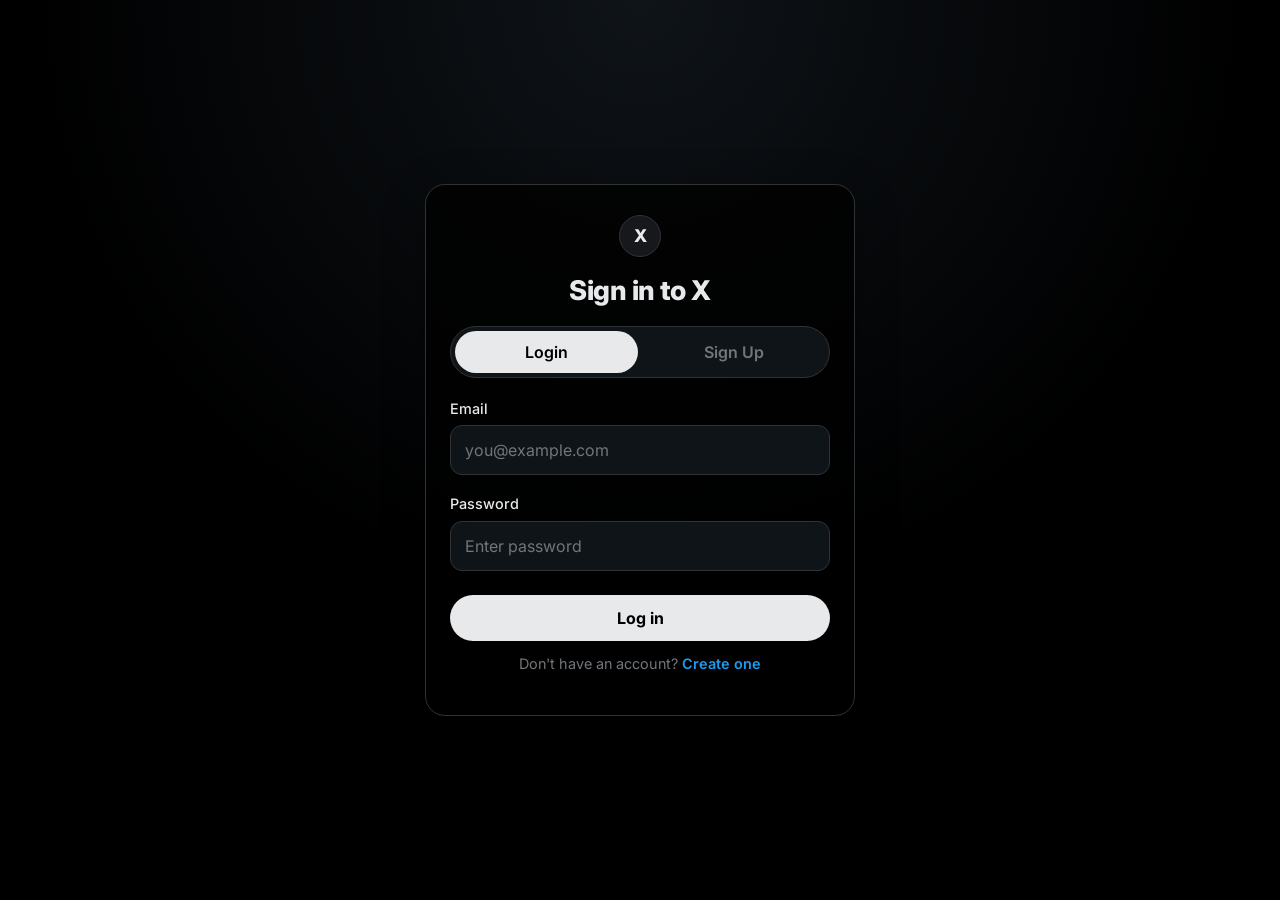
<file: index.html>
<!doctype html>
<html lang="en">
  <head>
    <meta charset="UTF-8" />
    <meta name="viewport" content="width=device-width, initial-scale=1.0" />
    <link
      href="https://cdn.jsdelivr.net/npm/bootstrap@5.3.8/dist/css/bootstrap.min.css"
      rel="stylesheet"
      integrity="sha384-sRIl4kxILFvY47J16cr9ZwB07vP4J8+LH7qKQnuqkuIAvNWLzeN8tE5YBujZqJLB"
      crossorigin="anonymous"
    />
    <link
      href="https://cdn.jsdelivr.net/npm/bootstrap-icons@1.11.3/font/bootstrap-icons.css"
      rel="stylesheet"
    />
    <link
      href="https://fonts.googleapis.com/css2?family=Inter:wght@400;500;600;700;800&display=swap"
      rel="stylesheet"
    />
    <link rel="stylesheet" href="style.css" />
    <link rel="stylesheet" href="responsive.css" />
    <title>X</title>
    <link rel="icon" type="image/png" href="assets/x-favicon.png" />
  </head>

  <body>
    <div
      class="app-shell"
      style="display: flex; justify-content: center; min-height: 100vh"
    >
      <div
        class="app-frame"
        style="display: flex; width: 100%; max-width: 1300px"
      >
        <!-- SIDEBAR SECTION -->
        <aside class="left-sidebar">
          <div class="logo">
            <a href="http://127.0.0.1:5500/index.html">
              <img src="assets/icons/x-logo.svg" alt="twitter logo" />
            </a>
          </div>

          <div class="sidebar-menu">
            <div class="sidebar-item active-nav">
              <a
                href="#"
                class="sidebar-link d-flex align-items-center text-dark text-decoration-none"
                data-section="home"
              >
                <i class="bi bi-house-door fs-4 me-3"></i>
                <span>Home</span>
              </a>
            </div>

            <div class="sidebar-item">
              <a
                href="#"
                class="sidebar-link d-flex align-items-center text-dark text-decoration-none"
                data-section="explore"
              >
                <i class="bi bi-search fs-4 me-3"></i>
                <span>Explore</span>
              </a>
            </div>

            <div class="sidebar-item">
              <a
                href="#"
                class="sidebar-link d-flex align-items-center text-dark text-decoration-none"
                data-section="notifications"
              >
                <i class="bi bi-bell fs-4 me-3"></i>
                <span>Notifications</span>
              </a>
            </div>

            <div class="sidebar-item">
              <a
                href="#"
                class="sidebar-link d-flex align-items-center text-dark text-decoration-none"
                data-section="follow"
              >
                <i class="bi bi-person-add fs-4 me-3"></i>
                <span>Follow</span>
              </a>
            </div>

            <div class="sidebar-item">
              <a
                href="#"
                class="sidebar-link d-flex align-items-center text-dark text-decoration-none"
                data-section="chat"
              >
                <i class="bi bi-envelope fs-4 me-3"></i>
                <span>Chat</span>
              </a>
            </div>

            <div class="sidebar-item">
              <a
                href="#"
                class="sidebar-link d-flex align-items-center text-dark text-decoration-none"
                data-section="grok"
              >
                <img src="assets/icons/grok.svg" width="23" class="me-3" />
                <span>Grok</span>
              </a>
            </div>

            <div class="sidebar-item">
              <a
                href="#"
                class="sidebar-link d-flex align-items-center text-dark text-decoration-none"
                data-section="bookmarks"
              >
                <i class="bi bi-bookmark fs-4 me-3"></i>
                <span>Bookmarks</span>
              </a>
            </div>

            <div class="sidebar-item">
              <a
                href="https://x.com/i/premium_sign_up"
                target="_blank"
                class="d-fex align-items-center text-dark text-decoration-none"
                data-section="premium"
              >
                <img src="assets/icons/x-logo.svg" width="23" class="me-3" />
                <span>Premium</span>
              </a>
            </div>

            <div class="sidebar-item">
              <a
                href="#"
                class="sidebar-link d-flex align-items-center text-dark text-decoration-none"
                data-section="profile"
              >
                <i class="bi bi-person fs-4 me-3"></i>
                <span>Profile</span>
              </a>
            </div>

            <div class="sidebar-item">
              <a
                href="#"
                class="sidebar-link d-flex align-items-center text-dark text-decoration-none"
                data-section="more"
              >
                <i class="bi bi-three-dots fs-4 me-3"></i>
                <span>More</span>
              </a>
            </div>

            <div class="sidebar-item" id="darkModeToggle">
              <a
                href="#"
                class="d-flex align-items-center text-dark text-decoration-none"
              >
                <i class="bi bi-moon fs-4 me-3" id="darkModeIcon"></i>
                <span>Dark Mode</span>
              </a>
            </div>

            <div class="post-button">
              <button class="btn btn-primary post-btn-circle">
                <span class="post-text d-none d-lg-block">Post</span>

                <svg viewBox="0 0 24 24" aria-hidden="true" class="feather-svg">
                  <g>
                    <path
                      d="M23 3c-6.62-.1-10.38 2.421-13.05 6.03C7.29 12.61 6 17.331 6 22h2c0-1.007.07-2.012.19-3H12c4.1 0 7.48-3.082 7.94-7.054C22.79 10.147 23.17 6.359 23 3zm-7 8h-1.5v2H16c.63-.016 1.2-.08 1.72-.188C16.95 15.24 14.68 17 12 17H8.55c.57-2.512 1.57-4.851 3-6.78 2.16-2.912 5.29-4.911 9.45-5.187C20.95 8.079 19.9 11 16 11zM4 9V6H1V4h3V1h2v3h3v2H6v3H4z"
                      fill="currentColor"
                    ></path>
                  </g>
                </svg>
              </button>
            </div>

            <footer>
              <a href="#" class="profile-card text-dark text-decoration-none">
                <div class="profile-left">
                  <div class="avatar" id="sidebarAvatar">L</div>
                  <div class="profile-info">
                    <div class="profile-name" id="sidebarProfileName">
                      Lumina
                    </div>
                    <div class="profile-handle" id="sidebarProfileHandle">
                      @LuthandoPrecio3
                    </div>
                  </div>
                </div>

                <div class="profile-more">
                  <i class="bi bi-three-dots"></i>
                </div>
              </a>
            </footer>
          </div>
        </aside>

        <!-- Main SECTION -->
        <main class="main-content">
          <!-- mobile -->
          <div class="mobile-topbar">
            <div class="mobile-topbar-avatar" id="mobileTopbarAvatar">L</div>
            <img
              src="assets/icons/x-logo.svg"
              alt="X logo"
              class="mobile-topbar-logo"
            />
            <button class="mobile-topbar-action" aria-label="Open settings">
              <i class="bi bi-gear"></i>
            </button>
          </div>

          <!-- HOME -->
          <section id="home" class="content-section active-section">
            <!-- top bar -->
            <div class="feed-header">
              <div class="feed-tabs">
                <div class="tab active">For you</div>
                <div class="tab">Following</div>
              </div>
            </div>

            <!-- post composer -->
            <div class="composer">
              <div class="composer-left">
                <div class="composer-avatar" id="composerAvatar">L</div>
              </div>

              <div class="composer-right">
                <textarea
                  name="tweetInput"
                  class="composer-input"
                  placeholder="What's happening?"
                ></textarea>
                <div
                  id="inlineImagePreview"
                  class="composer-image-preview d-none"
                ></div>
                <input
                  id="inlineImageInput"
                  type="file"
                  accept="image/*"
                  class="d-none"
                />

                <div class="composer-actions">
                  <div class="composer-icons">
                    <button
                      id="inlineImageTrigger"
                      type="button"
                      class="composer-icon-btn"
                      aria-label="Add image"
                    >
                      <i class="bi bi-image" title="Add image"></i>
                    </button>
                    <i class="bi bi-filetype-gif" title="Add GIF"></i>
                    <i class="bi bi-list-ul" title="Poll"></i>
                    <i class="bi bi-emoji-smile" title="Emoji"></i>
                    <i class="bi bi-calendar-event" title="Schedule"></i>
                    <i class="bi bi-geo-alt" title="Location"></i>
                    <i class="bi bi-flag" title="Safety"></i>
                  </div>

                  <div class="tweet-button">
                    <button
                      id="tweetBtn"
                      class="btn btn-secondary rounded-pill px-4 fw-bold"
                    >
                      Post
                    </button>
                  </div>
                </div>
              </div>
            </div>

            <div class="show-posts">
              <a href="#" id="showPostsLink">Show 0 posts</a>
            </div>

            <div class="tweet-feed">
              <div class="tweet-card">
                <div class="tweet-left">
                  <img
                    src="assets/moe.jpg"
                    alt="Profile"
                    class="tweet-avatar"
                  />
                </div>

                <div class="tweet-right">
                  <div class="tweet-top-row">
                    <div class="tweet-user-info">
                      <span class="tweet-name">Minister of Electricity 🇿🇦</span>
                      <i class="bi bi-patch-check-fill verified-badge"></i>
                      <span class="tweet-handle">@VITO_G_Wagon</span>
                      <span class="tweet-dot">·</span>
                      <span class="tweet-time">10h</span>
                    </div>

                    <div class="tweet-top-icons">
                      <img
                        src="assets/icons/grok.svg"
                        alt="Grok"
                        class="tweet-top-grok-icon"
                        title="Grok"
                      />
                      <i class="bi bi-three-dots"></i>
                    </div>
                  </div>

                  <div class="tweet-text">Musa Khawula ?</div>

                  <div class="tweet-media">
                    <img src="assets/kick-bucket.jpg" alt="Tweet image" />
                  </div>

                  <div class="tweet-actions">
                    <div class="tweet-action">
                      <i class="bi bi-chat"></i>
                      <span>44</span>
                    </div>

                    <div class="tweet-action">
                      <i class="bi bi-repeat"></i>
                      <span>23</span>
                    </div>

                    <div class="tweet-action">
                      <i class="bi bi-heart"></i>
                      <span>1.2K</span>
                    </div>

                    <div class="tweet-action">
                      <i class="bi bi-bar-chart"></i>
                      <span>214K</span>
                    </div>

                    <div class="tweet-action-group-right">
                      <i class="bi bi-bookmark"></i>
                      <i class="bi bi-box-arrow-up"></i>
                    </div>
                  </div>
                </div>
              </div>
            </div>
          </section>

          <!-- EXPLORE -->
          <section id="explore" class="content-section">
            <div class="page-header explore-header">
              <div class="explore-search-row">
                <div class="explore-search-wrap">
                  <i class="bi bi-search explore-search-icon"></i>
                  <input
                    type="text"
                    class="explore-search-input"
                    placeholder="Search"
                  />
                </div>
                <button class="explore-settings-btn">
                  <i class="bi bi-gear"></i>
                </button>
              </div>
              <div class="explore-tabs">
                <div class="explore-tab active">For You</div>
                <div class="explore-tab">Trending</div>
                <div class="explore-tab">News</div>
                <div class="explore-tab">Sports</div>
                <div class="explore-tab">Entertainment</div>
              </div>
            </div>

            <!-- Promoted banner -->
            <div class="explore-promoted">
              <div class="explore-promoted-inner">
                <button class="explore-promoted-dots">
                  <i class="bi bi-three-dots"></i>
                </button>
                <div class="explore-promoted-text">
                  <div class="explore-promoted-tag">#BuyGalaxyS26Now</div>
                  <div class="explore-promoted-sub">
                    Get the new Galaxy today and experience the latest tech
                    first
                  </div>
                  <div class="explore-promoted-by">
                    <i class="bi bi-box-arrow-up-right"></i> Promoted by Samsung
                    Mobile SA
                  </div>
                </div>
              </div>
            </div>

            <!-- Today's News -->
            <div class="explore-section-title">Today's News</div>

            <div class="explore-news-item">
              <div class="explore-news-text">
                <h4>
                  Fans Rally Around L'vovo Derrango's Stroke Recovery Journey
                </h4>
                <div class="news-meta-with-images">
                  <div class="mini-avatars">
                    <img src="assets/moe.jpg" alt="avatar" />
                    <img src="assets/moe.jpg" alt="avatar" />
                  </div>
                  <span>17 hours ago · Entertainment · 1.5K posts</span>
                </div>
              </div>
            </div>

            <div class="explore-news-item">
              <div class="explore-news-text">
                <h4>
                  Labour Lawyer Chinette Gallichan Gunned Down Outside
                  Johannesburg CCMA
                </h4>
                <div class="news-meta-with-images">
                  <div class="mini-avatars">
                    <img src="assets/moe.jpg" alt="avatar" />
                    <img src="assets/moe.jpg" alt="avatar" />
                  </div>
                  <span>1 day ago · Other · 29K posts</span>
                </div>
              </div>
            </div>

            <div class="explore-news-item">
              <div class="explore-news-text">
                <h4>
                  Fatal High-Speed Motorcycle Crash Caught on CCTV in Luhansk
                </h4>
                <div class="news-meta-with-images">
                  <div class="mini-avatars">
                    <img src="assets/moe.jpg" alt="avatar" />
                    <img src="assets/moe.jpg" alt="avatar" />
                  </div>
                  <span>1 day ago · Other · 15K posts</span>
                </div>
              </div>
            </div>

            <div class="explore-section-title" style="margin-top: 8px">
              Trending in South Africa
            </div>

            <div class="explore-trend-item">
              <div class="explore-trend-left">
                <div class="explore-trend-meta">Trending in South Africa</div>
                <div class="explore-trend-name">Maboe</div>
                <div class="explore-trend-count">14.2K posts</div>
              </div>
              <button class="explore-trend-dots">
                <i class="bi bi-three-dots"></i>
              </button>
            </div>

            <div class="explore-trend-item">
              <div class="explore-trend-left">
                <div class="explore-trend-meta">Entertainment · Trending</div>
                <div class="explore-trend-name">Carter Efe</div>
                <div class="explore-trend-count">8.9K posts</div>
              </div>
              <button class="explore-trend-dots">
                <i class="bi bi-three-dots"></i>
              </button>
            </div>

            <div class="explore-trend-item">
              <div class="explore-trend-left">
                <div class="explore-trend-meta">Trending in South Africa</div>
                <div class="explore-trend-name">SWEET GULUVA X MXSFESTIVAL</div>
                <div class="explore-trend-count">5.3K posts</div>
              </div>
              <button class="explore-trend-dots">
                <i class="bi bi-three-dots"></i>
              </button>
            </div>

            <div class="explore-trend-item">
              <div class="explore-trend-left">
                <div class="explore-trend-meta">Politics · Trending</div>
                <div class="explore-trend-name">EFF</div>
                <div class="explore-trend-count">22.5K posts</div>
              </div>
              <button class="explore-trend-dots">
                <i class="bi bi-three-dots"></i>
              </button>
            </div>

            <div class="explore-trend-item">
              <div class="explore-trend-left">
                <div class="explore-trend-meta">Sports · Trending</div>
                <div class="explore-trend-name">Thembinkosi Lorch</div>
                <div class="explore-trend-count">2.7K posts</div>
              </div>
              <button class="explore-trend-dots">
                <i class="bi bi-three-dots"></i>
              </button>
            </div>
          </section>

          <!-- NOTIFICATIONS -->
          <section id="notifications" class="content-section">
            <div class="page-header notif-header">
              <div class="notif-header-row">
                <span>Notifications</span>
                <button class="notif-settings-btn">
                  <i class="bi bi-gear"></i>
                </button>
              </div>
              <div class="notif-tabs">
                <div class="notif-tab active" data-notif="all">All</div>
                <div class="notif-tab" data-notif="mentions">Mentions</div>
              </div>
            </div>
            <div class="notif-empty" id="notifAllEmpty">
              <h2>Nothing to see here — yet</h2>
              <p>Likes, follows, reposts and mentions will show up here.</p>
            </div>
            <div class="notif-empty hidden" id="notifMentionsEmpty">
              <h2>Nothing to see here — yet</h2>
              <p>When someone mentions you, you'll find it here.</p>
            </div>
          </section>

          <!-- FOLLOW -->
          <section id="follow" class="content-section">
            <div class="page-header follow-page-header">
              <div class="follow-header-row">
                <button class="follow-back-btn" onclick="navigateTo('home')">
                  <i class="bi bi-arrow-left"></i>
                </button>
                <span>Follow</span>
                <button class="follow-settings-btn">
                  <i class="bi bi-gear"></i>
                </button>
              </div>
              <div class="follow-page-tabs">
                <div class="follow-page-tab active">Who to follow</div>
                <div class="follow-page-tab">Creators for you</div>
              </div>
            </div>

            <div class="follow-page-section-title">Suggested for you</div>

            <div class="follow-page-item">
              <img
                src="assets/amanda.jpg"
                class="follow-page-avatar"
                alt="Amanda"
              />
              <div class="follow-page-info">
                <div class="follow-page-name">
                  Amanda du-Pont
                  <i class="bi bi-patch-check-fill verified-badge"></i>
                </div>
                <div class="follow-page-handle">@AmandaDupont</div>
                <div class="follow-page-bio">
                  ACTRESS | CHILD OF GOD | CEO AND FOUNDER OF
                  <span style="color: #1d9bf0">@lelive_africa</span> SKINCARE
                </div>
              </div>
              <button class="btn follow-btn follow-page-btn">Follow</button>
            </div>

            <div class="follow-page-item">
              <img
                src="assets/tlc.jpg"
                class="follow-page-avatar"
                alt="Tyler"
              />
              <div class="follow-page-info">
                <div class="follow-page-name">
                  T <i class="bi bi-patch-check-fill verified-badge"></i>
                </div>
                <div class="follow-page-handle">@tylerthecreator</div>
              </div>
              <button class="btn follow-btn follow-page-btn">Follow</button>
            </div>

            <div class="follow-page-item">
              <img
                src="assets/lilbaby.jpg"
                class="follow-page-avatar"
                alt="Lil Baby"
              />
              <div class="follow-page-info">
                <div class="follow-page-name">
                  Lil Baby <i class="bi bi-patch-check-fill verified-badge"></i>
                </div>
                <div class="follow-page-handle">@whamcbfw4</div>
                <div class="follow-page-bio">THE KIDD</div>
              </div>
              <button class="btn follow-btn follow-page-btn">Follow</button>
            </div>

            <div class="follow-page-item">
              <img
                src="assets/taylorswift.jpg"
                class="follow-page-avatar"
                alt="Taylor Swift"
              />
              <div class="follow-page-info">
                <div class="follow-page-name">
                  Taylor Swift
                  <i class="bi bi-patch-check-fill verified-badge"></i>
                </div>
                <div class="follow-page-handle">@taylorswift13</div>
                <div class="follow-page-bio">
                  And, baby, that's show business for you. New album The Life of
                  a Showgirl. Available Now 🎁
                </div>
              </div>
              <button class="btn follow-btn follow-page-btn">Follow</button>
            </div>

            <div class="follow-page-item">
              <img
                src="assets/dmc.jpg"
                class="follow-page-avatar"
                alt="Daily Mail"
              />
              <div class="follow-page-info">
                <div class="follow-page-name">
                  Daily Mail Celebrity
                  <i
                    class="bi bi-patch-check-fill"
                    style="color: #f4a926; font-size: 0.9rem"
                  ></i>
                </div>
                <div class="follow-page-handle">@DailyMailCeleb</div>
                <div class="follow-page-bio">
                  Latest celeb and entertainment news from the Daily Mail
                  Showbiz team.
                </div>
              </div>
              <button class="btn follow-btn follow-page-btn">Follow</button>
            </div>

            <div class="follow-page-item">
              <img
                src="assets/ayra.jpg"
                class="follow-page-avatar"
                alt="Ayra Starr"
              />
              <div class="follow-page-info">
                <div class="follow-page-name">
                  Celestial being
                  <i class="bi bi-patch-check-fill verified-badge"></i>
                </div>
                <div class="follow-page-handle">@ayrastarr</div>
                <div class="follow-page-bio">Celestial being 🌟⭐</div>
              </div>
              <button class="btn follow-btn follow-page-btn">Follow</button>
            </div>

            <div class="follow-page-item">
              <img
                src="assets/tlc.jpg"
                class="follow-page-avatar"
                alt="Tyler"
              />
              <div class="follow-page-info">
                <div class="follow-page-name">
                  T <i class="bi bi-patch-check-fill verified-badge"></i>
                </div>
                <div class="follow-page-handle">@tylerthecreator</div>
              </div>
              <button class="btn follow-btn follow-page-btn">Follow</button>
            </div>

            <div class="follow-page-item">
              <img
                src="assets/lilbaby.jpg"
                class="follow-page-avatar"
                alt="Lil Baby"
              />
              <div class="follow-page-info">
                <div class="follow-page-name">
                  Lil Baby <i class="bi bi-patch-check-fill verified-badge"></i>
                </div>
                <div class="follow-page-handle">@whamcbfw4</div>
                <div class="follow-page-bio">THE KIDD</div>
              </div>
              <button class="btn follow-btn follow-page-btn">Follow</button>
            </div>

            <div class="follow-page-item">
              <img
                src="assets/taylorswift.jpg"
                class="follow-page-avatar"
                alt="Taylor Swift"
              />
              <div class="follow-page-info">
                <div class="follow-page-name">
                  Taylor Swift
                  <i class="bi bi-patch-check-fill verified-badge"></i>
                </div>
                <div class="follow-page-handle">@taylorswift13</div>
                <div class="follow-page-bio">
                  And, baby, that's show business for you. New album The Life of
                  a Showgirl. Available Now 🎁
                </div>
              </div>
              <button class="btn follow-btn follow-page-btn">Follow</button>
            </div>

            <div class="follow-page-item">
              <img
                src="assets/dmc.jpg"
                class="follow-page-avatar"
                alt="Daily Mail"
              />
              <div class="follow-page-info">
                <div class="follow-page-name">
                  Daily Mail Celebrity
                  <i
                    class="bi bi-patch-check-fill"
                    style="color: #f4a926; font-size: 0.9rem"
                  ></i>
                </div>
                <div class="follow-page-handle">@DailyMailCeleb</div>
                <div class="follow-page-bio">
                  Latest celeb and entertainment news from the Daily Mail
                  Showbiz team.
                </div>
              </div>
              <button class="btn follow-btn follow-page-btn">Follow</button>
            </div>

            <div class="follow-page-item">
              <img
                src="assets/ayra.jpg"
                class="follow-page-avatar"
                alt="Ayra Starr"
              />
              <div class="follow-page-info">
                <div class="follow-page-name">
                  Celestial being
                  <i class="bi bi-patch-check-fill verified-badge"></i>
                </div>
                <div class="follow-page-handle">@ayrastarr</div>
                <div class="follow-page-bio">Celestial being 🌟⭐</div>
              </div>
              <button class="btn follow-btn follow-page-btn">Follow</button>
            </div>
          </section>

          <!-- CHAT -->
          <section id="chat" class="content-section">
            <div class="chat-welcome">
              <div class="chat-welcome-content">
                <h2>Welcome to the new X Chat</h2>
                <div class="chat-feature">
                  <i class="bi bi-lock"></i>
                  <div>
                    <div class="chat-feature-title">End-to-End Encryption</div>
                    <div class="chat-feature-desc">
                      Messages are end-to-end encrypted across all your devices.
                    </div>
                  </div>
                </div>
                <div class="chat-feature">
                  <i class="bi bi-shield-check"></i>
                  <div>
                    <div class="chat-feature-title">
                      State-of-the-Art Privacy
                    </div>
                    <div class="chat-feature-desc">
                      There's no way for anyone, including X, to read your
                      messages.
                    </div>
                  </div>
                </div>
                <div class="chat-feature">
                  <i class="bi bi-grid-3x3"></i>
                  <div>
                    <div class="chat-feature-title">Set Passcode</div>
                    <div class="chat-feature-desc">
                      In order to secure your messages, you'll need to set up a
                      passcode.
                    </div>
                  </div>
                </div>
                <button class="chat-passcode-btn">Create Passcode</button>
              </div>
            </div>
          </section>

          <!-- GROK -->
          <section id="grok" class="content-section">
            <div class="grok-topbar">
              <button class="grok-topbar-btn">
                <i class="bi bi-clock-history"></i> History
              </button>
              <button class="grok-topbar-btn">
                <i class="bi bi-lock"></i> Private
              </button>
            </div>
            <div class="grok-body">
              <div class="grok-logo">
                <img
                  src="assets/icons/grok.svg"
                  alt="Grok"
                  style="width: 2rem; height: 2rem; filter: invert(1)"
                />
                <span>Grok</span>
              </div>
              <div class="grok-input-wrap">
                <button class="grok-attach-btn">
                  <i class="bi bi-paperclip"></i>
                </button>
                <input
                  type="text"
                  class="grok-input"
                  placeholder="Ask anything"
                />
                <div class="grok-input-right">
                  <span class="grok-auto"
                    >Auto <i class="bi bi-chevron-down"></i
                  ></span>
                  <button class="grok-mic-btn">
                    <i class="bi bi-soundwave"></i>
                  </button>
                </div>
              </div>
              <div class="grok-chips">
                <button class="grok-chip">
                  <i class="bi bi-images"></i> Create Images
                </button>
                <button class="grok-chip">
                  <i class="bi bi-pencil"></i> Edit Image
                </button>
                <button class="grok-chip">
                  <i class="bi bi-newspaper"></i> Latest News
                </button>
              </div>
            </div>
            <div class="grok-explore-banner">
              <div class="grok-explore-left">
                <i
                  class="bi bi-soundwave"
                  style="font-size: 1.2rem; color: #0f1419"
                ></i>
                <div>
                  <div class="grok-explore-title">Talk to Grok</div>
                  <div class="grok-explore-sub">
                    Get access to more features on grok.com
                  </div>
                </div>
              </div>
              <button class="grok-explore-btn">Explore</button>
            </div>
          </section>

          <!-- BOOKMARKS -->
          <section id="bookmarks" class="content-section">
            <div class="page-header bookmarks-header">
              <div class="bookmarks-header-row">
                <button class="follow-back-btn" onclick="navigateTo('home')">
                  <i class="bi bi-arrow-left"></i>
                </button>
                <span>Bookmarks</span>
              </div>
              <div class="bookmarks-search-wrap">
                <i class="bi bi-search"></i>
                <input
                  type="text"
                  placeholder="Search Bookmarks"
                  class="bookmarks-search-input"
                />
              </div>
            </div>
            <div class="bookmarks-empty" id="bookmarksEmpty">
              <h2>Save posts for later</h2>
              <p>Bookmark posts to easily find them again in the future.</p>
            </div>
            <div id="bookmarksFeed" class="tweet-feed"></div>
          </section>

          <!-- PROFILE -->
          <section id="profile" class="content-section">
            <div class="page-header profile-header">
              <div class="profile-header-row">
                <button class="follow-back-btn" onclick="navigateTo('home')">
                  <i class="bi bi-arrow-left"></i>
                </button>
                <div>
                  <div
                    style="
                      font-size: 1.1rem;
                      font-weight: 800;
                      line-height: 1.2;
                    "
                    id="profileHeaderName"
                  >
                    Lumina
                  </div>
                  <div
                    style="font-size: 0.82rem; color: #536471"
                    id="profilePostCount"
                  >
                    0 posts
                  </div>
                </div>
                <button class="notif-settings-btn">
                  <i class="bi bi-search"></i>
                </button>
              </div>
            </div>
            <div class="profile-banner"></div>
            <div class="profile-info-section">
              <div class="profile-avatar-row">
                <div class="profile-big-avatar" id="profileBigAvatar">L</div>
                <button class="profile-edit-btn">Edit profile</button>
              </div>
              <div class="profile-name-block">
                <div class="profile-display-name" id="profileDisplayName">
                  Lumina
                  <button class="profile-verify-badge">
                    <i
                      class="bi bi-patch-check-fill"
                      style="color: #1d9bf0; font-size: 0.9rem"
                    ></i>
                    Get verified
                  </button>
                </div>
                <div class="profile-at-handle" id="profileAtHandle">
                  @LuthandoPrecio3
                </div>
                <div class="profile-joined">
                  <i class="bi bi-calendar3"></i> Joined October 2021
                  <i class="bi bi-chevron-right" style="font-size: 0.7rem"></i>
                </div>
                <div class="profile-stats">
                  <span><strong>26</strong> Following</span>
                  <span><strong>0</strong> Followers</span>
                </div>
              </div>
            </div>
            <div class="profile-content-tabs">
              <div class="profile-tab active">Posts</div>
              <div class="profile-tab">Replies</div>
              <div class="profile-tab">Highlights</div>
              <div class="profile-tab">Articles</div>
              <div class="profile-tab">Media</div>
              <div class="profile-tab">Likes</div>
            </div>
            <div id="profileFeed" class="tweet-feed"></div>
            <div class="profile-empty" id="profileEmpty">
              <h3>No posts yet</h3>
              <p>When you post, it'll show up here.</p>
            </div>
          </section>

          <!-- MORE -->
          <section id="more" class="content-section">
            <div
              class="page-header"
              style="
                padding: 16px 20px;
                font-size: 1.15rem;
                font-weight: 800;
                border-bottom: 1px solid #eff3f4;
              "
            >
              More
            </div>
            <div class="more-list">
              <div class="more-item"><i class="bi bi-list-ul"></i> Lists</div>
              <div class="more-item">
                <i class="bi bi-people"></i> Communities
              </div>
              <div class="more-item">
                <i class="bi bi-broadcast"></i> Spaces
              </div>
              <div class="more-item">
                <i class="bi bi-bar-chart"></i> Creator Studio
              </div>
              <div class="more-item">
                <i class="bi bi-person-badge"></i> Professional Tools
              </div>
              <div class="more-item more-item-divider">
                <i class="bi bi-gear"></i> Settings and privacy
              </div>
              <div class="more-item">
                <i class="bi bi-question-circle"></i> Help Center
              </div>
              <div class="more-item">
                <i class="bi bi-keyboard"></i> Keyboard shortcuts
              </div>
            </div>
          </section>
        </main>

        <!-- Right SECTION -->
        <section class="right-sidebar">
          <div class="right-sidebar-inner">
            <!-- Search -->
            <div class="search-box">
              <i class="bi bi-search search-icon"></i>
              <input type="text" placeholder="Search" />
            </div>

            <!-- Premium card -->
            <div class="sidebar-card premium-card">
              <div class="premium-top">
                <h3>Subscribe to Premium</h3>
                <span class="discount-badge">50% off</span>
              </div>
              <p>
                Get rid of ads, see your analytics, boost your replies and
                unlock 20+ features.
              </p>
              <button class="btn subscribe-btn" id="subscribeBtn">
                Subscribe
              </button>
            </div>

            <!-- Today's News -->
            <div class="sidebar-card news-card">
              <div class="card-header-row">
                <h3>Today's News</h3>
                <i class="bi bi-x-lg"></i>
              </div>

              <div class="news-item">
                <h4>Doja Cat's Emotional Homecoming Concert in South Africa</h4>
                <div class="news-meta-with-images">
                  <div class="mini-avatars">
                    <img src="assets/moe.jpg" alt="avatar" />
                    <img src="assets/dojacat.jpg" alt="avatar" />
                  </div>
                  <span>6 hours ago · Entertainment · 4,426 posts</span>
                </div>
              </div>

              <div class="news-item">
                <h4>
                  Thembinkosi Lorch's Thobe Photo Highlights Career Revival and
                  New Style
                </h4>
                <div class="news-meta-with-images">
                  <div class="mini-avatars">
                    <img src="assets/moe.jpg" alt="avatar" />
                    <img src="assets/lorch.jpg" alt="avatar" />
                  </div>
                  <span>1 day ago · Sports · 2,717 posts</span>
                </div>
              </div>

              <div class="news-item">
                <h4>
                  EFF Launches Voter Registration Drive at Vibrant Johannesburg
                  Rally
                </h4>
                <div class="news-meta-with-images">
                  <div class="mini-avatars">
                    <img src="assets/moe.jpg" alt="avatar" />
                    <img src="assets/eff.jpg" alt="avatar" />
                  </div>
                  <span>1 day ago · News · 22.5K posts</span>
                </div>
              </div>
            </div>

            <!-- What's happening -->
            <div class="sidebar-card happenings-card">
              <h3>What’s happening</h3>

              <div class="trend-item promoted-item">
                <div class="trend-top-row">
                  <h4>Corona Sunsets Festival</h4>
                  <i class="bi bi-three-dots"></i>
                </div>
                <p>Celebrating the golden moments that define the day!</p>
                <div class="promoted-by">
                  <i class="bi bi-box-arrow-up-right"></i>
                  <span>Promoted by CoronaAfrica</span>
                </div>
              </div>

              <div class="trend-item">
                <div class="trend-meta-row">
                  <span>Entertainment · Trending</span>
                  <i class="bi bi-three-dots"></i>
                </div>
                <h4>Carter Efe</h4>
              </div>

              <div class="trend-item">
                <div class="trend-meta-row">
                  <span>Trending in South Africa</span>
                  <i class="bi bi-three-dots"></i>
                </div>
                <h4>SWEET GULUVA X MXSFESTIVAL</h4>
              </div>

              <div class="trend-item">
                <div class="trend-meta-row">
                  <span>Trending in South Africa</span>
                  <i class="bi bi-three-dots"></i>
                </div>
                <h4>Maboe</h4>
              </div>

              <a href="#" class="show-more-link">Show more</a>
            </div>

            <!-- Who to follow -->
            <div class="sidebar-card follow-card">
              <h3>Who to follow</h3>

              <div class="follow-item">
                <div class="follow-left">
                  <img src="assets/fatbelly.jpeg" alt="Erykah" />
                  <div class="follow-info">
                    <div class="follow-name">
                      ErykahBadoula
                      <i class="bi bi-patch-check-fill verified-badge"></i>
                    </div>
                    <div class="follow-handle">@fatbellybella</div>
                  </div>
                </div>
                <button class="btn follow-btn">Follow</button>
              </div>

              <div class="follow-item">
                <div class="follow-left">
                  <img src="assets/d23.jpg" alt="Disney D23" />
                  <div class="follow-info">
                    <div class="follow-name">Disney D23</div>
                    <div class="follow-handle">@DisneyD23</div>
                  </div>
                </div>
                <button class="btn follow-btn">Follow</button>
              </div>

              <div class="follow-item">
                <div class="follow-left">
                  <img src="assets/tems.jpg" alt="TEMS" />
                  <div class="follow-info">
                    <div class="follow-name">
                      TEMS <i class="bi bi-patch-check-fill verified-badge"></i>
                    </div>
                    <div class="follow-handle">@temsbaby</div>
                  </div>
                </div>
                <button class="btn follow-btn">Follow</button>
              </div>

              <a href="#" class="show-more-link">Show more</a>
            </div>

            <!-- Footer links -->
            <div class="right-sidebar-footer">
              <a href="https://x.com/en/tos" target="_blank"
                >Terms of Service |</a
              >
              <a href="https://x.com/en/privacy" target="_blank"
                >Privacy Policy |</a
              >
              <a
                href="https://help.x.com/en/rules-and-policies/x-cookies"
                target="_blank"
                >Cookie Policy |</a
              >
              <a
                href="https://help.x.com/en/resources/accessibility"
                target="_blank"
                >Accessibility |</a
              >
              <a
                href="https://business.x.com/en/help/troubleshooting/how-x-ads-work"
                target="_blank"
                >Ads info |</a
              >
              <a href="#" target="_blank">More ...</a>
              <span>© 2026 X Corp.</span>
            </div>
          </div>
        </section>
      </div>
    </div>

    <button
      id="mobileComposeBtn"
      class="mobile-compose-fab"
      type="button"
      aria-label="Compose post"
    >
      <i class="bi bi-plus-lg"></i>
    </button>

    <nav class="mobile-bottom-nav" aria-label="Mobile navigation">
      <button
        class="mobile-nav-link active"
        data-section="home"
        aria-label="Home"
      >
        <i class="bi bi-house-door-fill"></i>
      </button>
      <button
        class="mobile-nav-link"
        data-section="explore"
        aria-label="Explore"
      >
        <i class="bi bi-search"></i>
      </button>
      <button
        class="mobile-nav-link mobile-theme-toggle"
        data-action="toggle-theme"
        aria-label="Toggle dark mode"
      >
        <i class="bi bi-moon"></i>
      </button>
      <button
        class="mobile-nav-link"
        data-section="notifications"
        aria-label="Notifications"
      >
        <i class="bi bi-bell"></i>
      </button>
      <button class="mobile-nav-link" data-section="chat" aria-label="Messages">
        <i class="bi bi-envelope"></i>
      </button>
    </nav>

    <script
      src="https://cdn.jsdelivr.net/npm/bootstrap@5.3.8/dist/js/bootstrap.bundle.min.js"
      integrity="sha384-FKyoEForCGlyvwx9Hj09JcYn3nv7wiPVlz7YYwJrWVcXK/BmnVDxM+D2scQbITxI"
      crossorigin="anonymous"
    ></script>
    <script src="auth.js"></script>
    <script src="sidebar.js"></script>
    <script src="main.js"></script>
    <script src="trends.js"></script>
  </body>
</html>
</file>
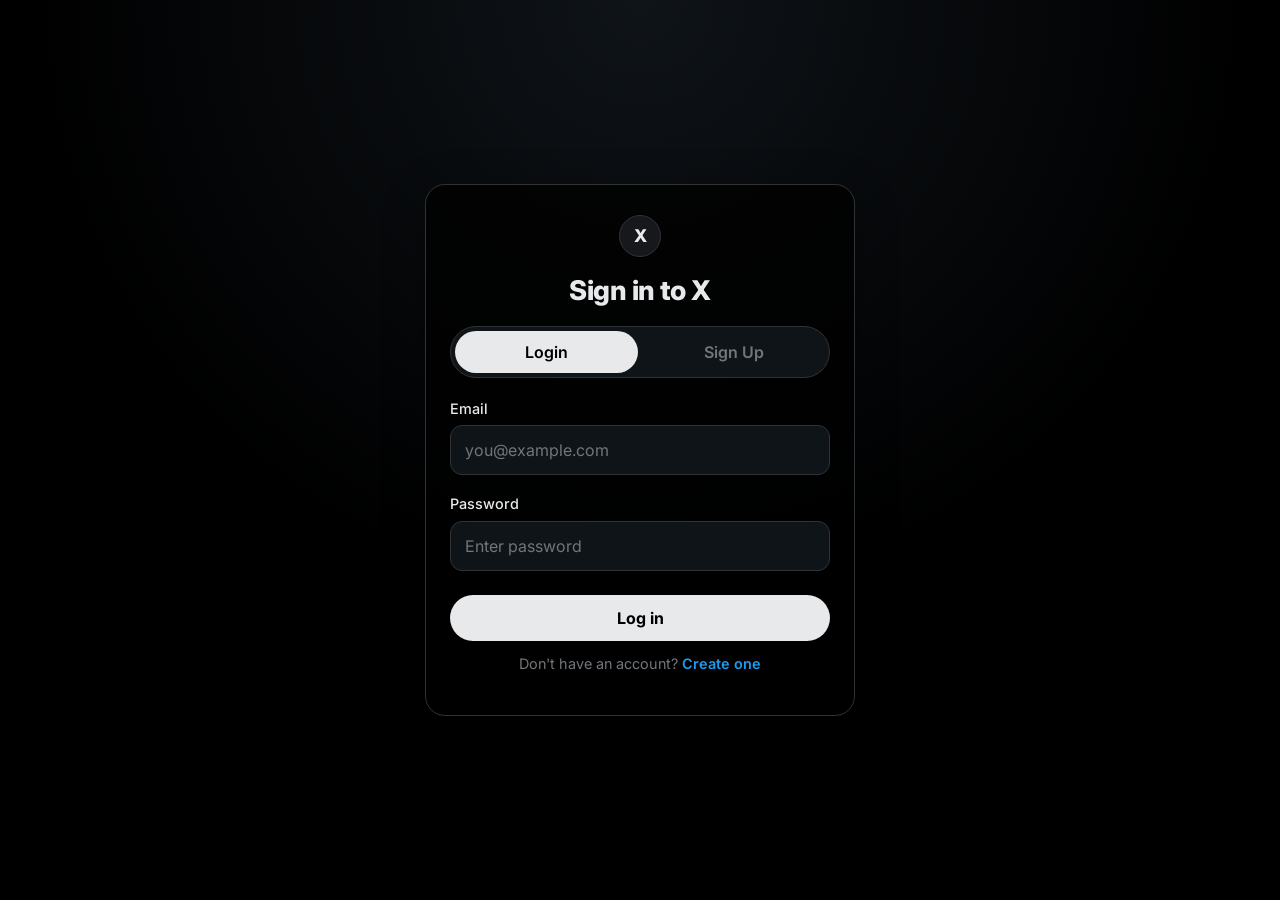
<file: login.html>
<!DOCTYPE html>
<html lang="en">

<head>
  <meta charset="UTF-8">
  <meta name="viewport" content="width=device-width, initial-scale=1.0">
  <title>X Clone | Login</title>
  <link href="https://cdn.jsdelivr.net/npm/bootstrap@5.3.8/dist/css/bootstrap.min.css" rel="stylesheet"
    integrity="sha384-sRIl4kxILFvY47J16cr9ZwB07vP4J8+LH7qKQnuqkuIAvNWLzeN8tE5YBujZqJLB" crossorigin="anonymous">
  <link href="https://fonts.googleapis.com/css2?family=Inter:wght@400;500;600;700;800&display=swap" rel="stylesheet">
  <link rel="stylesheet" href="login.css">
</head>

<body>
  <main class="auth-shell">
    <div class="x-mark">X</div>
    <h1 id="authTitle" class="auth-title">Sign in to X</h1>

    <div class="auth-toggle">
      <button id="loginToggle" class="toggle-btn active" type="button">Login</button>
      <button id="signupToggle" class="toggle-btn" type="button">Sign Up</button>
    </div>

    <div id="messageBox" class="message-box"></div>

    <form id="authForm" novalidate>
      <div class="mb-3">
        <label class="form-label" for="emailInput">Email</label>
        <input id="emailInput" type="email" class="form-control" placeholder="you@example.com" required>
      </div>
      <div class="mb-4">
        <label class="form-label" for="passwordInput">Password</label>
        <input id="passwordInput" type="password" class="form-control" placeholder="Enter password" required>
      </div>
      <button id="submitBtn" type="submit" class="btn-auth">Log in</button>
    </form>

    <p class="auth-helper">
      <span id="helperText">Don't have an account?</span>
      <button id="helperToggle" type="button">Create one</button>
    </p>
  </main>

  <script src="login.js"></script>
</body>

</html>
</file>
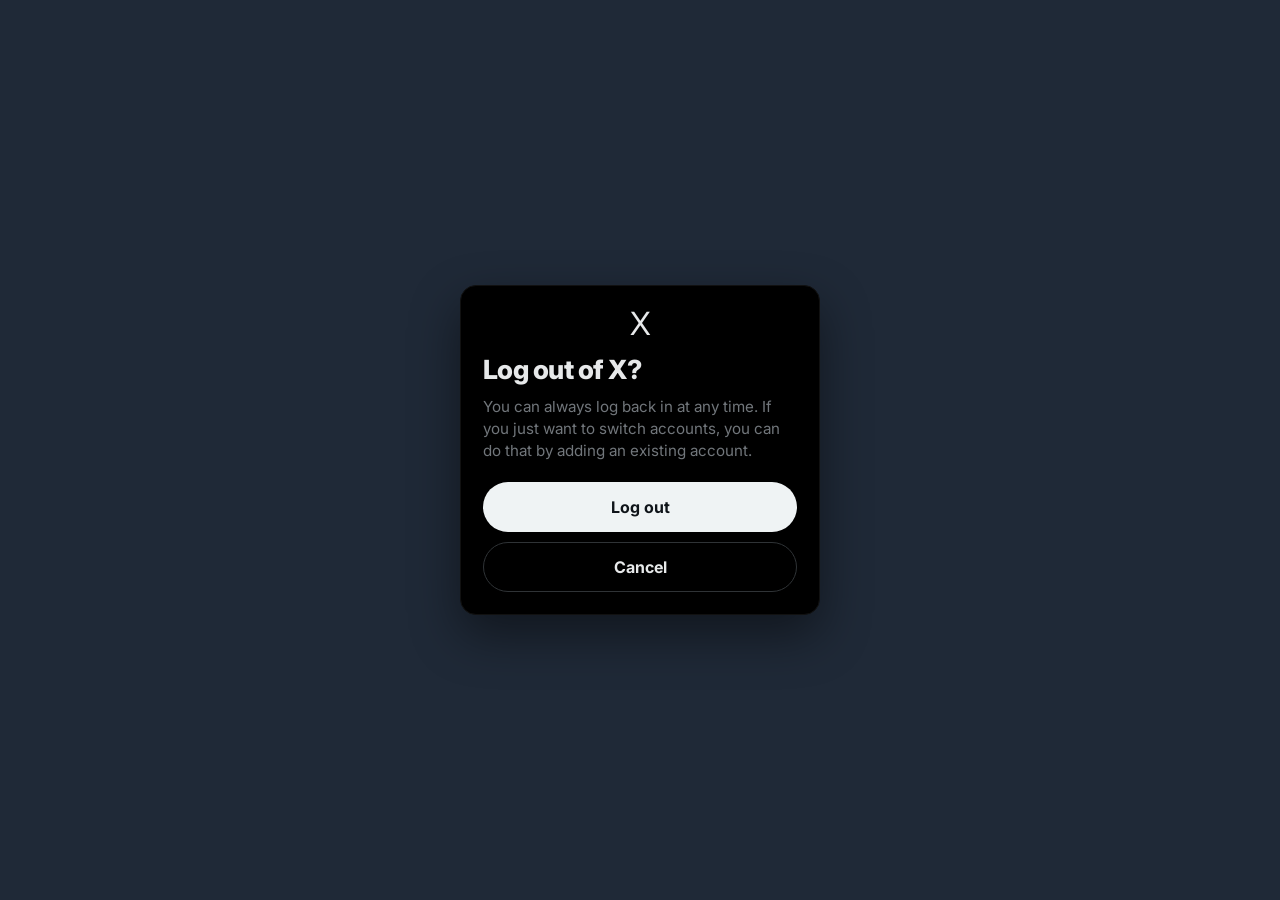
<file: logout.html>
<!DOCTYPE html>
<html lang="en">

<head>
  <meta charset="UTF-8">
  <meta name="viewport" content="width=device-width, initial-scale=1.0">
  <title>Log out of X</title>
  <link href="https://cdn.jsdelivr.net/npm/bootstrap@5.3.8/dist/css/bootstrap.min.css" rel="stylesheet"
    integrity="sha384-sRIl4kxILFvY47J16cr9ZwB07vP4J8+LH7qKQnuqkuIAvNWLzeN8tE5YBujZqJLB" crossorigin="anonymous">
  <link href="https://fonts.googleapis.com/css2?family=Inter:wght@400;500;600;700;800&display=swap" rel="stylesheet">
  <link rel="stylesheet" href="logout.css">
</head>

<body>
  <main class="logout-card">
    <div class="x-logo">X</div>
    <h1>Log out of X?</h1>
    <p>
      You can always log back in at any time. If you just want to switch accounts,
      you can do that by adding an existing account.
    </p>
    <button id="confirmLogoutBtn" class="logout-btn" type="button">Log out</button>
    <button id="cancelLogoutBtn" class="cancel-btn" type="button">Cancel</button>
  </main>

  <script>
    const AUTH_SESSION_KEY = "twitterCloneSession";

    document.getElementById("confirmLogoutBtn").addEventListener("click", function () {
      localStorage.removeItem(AUTH_SESSION_KEY);
      window.location.href = "login.html";
    });

    document.getElementById("cancelLogoutBtn").addEventListener("click", function () {
      window.location.href = "index.html";
    });
  </script>
</body>

</html>
</file>
<file: style.css>
@import url('https://fonts.googleapis.com/css2?family=Roboto:ital,wght@0,100..900;1,100..900&display=swap');

:root {
    --bg-primary:       #ffffff;
    --bg-secondary:     #f7f9f9;
    --bg-hover:         #e7e7e7;
    --bg-input:         #eff3f4;
    --bg-active-news:   #e8ebed;

    --text-primary:     #0f1419;
    --text-secondary:   #536471;
    --text-white:       #ffffff;

    --border-color:     #e6ecf0;
    --border-light:     #eff3f4;

    --feed-header-bg:   rgba(255, 255, 255, 0.95);
    --page-header-bg:   rgba(255, 255, 255, 0.95);
    --search-focus-bg:  #ffffff;

    --blue:             #1d9bf0;
    --blue-hover:       #1a8cd8;
    --green-avatar:     #7cb342;
    --follow-btn-bg:    #0f1419;
    --follow-btn-hover: #272c30;
}

[data-theme="dark"] {
    --bg-primary:       #000000;
    --bg-secondary:     #16181c;
    --bg-hover:         #1d1f23;
    --bg-input:         #202327;
    --bg-active-news:   #1d1f23;

    --text-primary:     #e7e9ea;
    --text-secondary:   #71767b;
    --text-white:       #ffffff;

    --border-color:     #2f3336;
    --border-light:     #2f3336;

    --feed-header-bg:   rgba(0, 0, 0, 0.85);
    --page-header-bg:   rgba(0, 0, 0, 0.85);
    --search-focus-bg:  #000000;

    --blue:             #1d9bf0;
    --blue-hover:       #1a8cd8;
    --green-avatar:     #7cb342;
    --follow-btn-bg:    #e7e9ea;
    --follow-btn-hover: #cfd3d6;
}

/* ═══════════════════════════════════════════════
   GLOBAL
═══════════════════════════════════════════════ */
* {
    margin: 0;
    padding: 0;
    box-sizing: border-box;
    font-family: "Roboto", sans-serif;
}

body {
    background-color: var(--bg-primary);
    color: var(--text-primary);
    min-height: 100vh;
    transition: background-color 0.3s ease, color 0.3s ease;
}

/* ═══════════════════════════════════════════════
   LEFT SIDEBAR
═══════════════════════════════════════════════ */
.left-sidebar {
    height: 100vh;
    position: sticky;
    top: 0;
    font-weight: 450;
    padding-left: 12px;
    padding-right: 12px;
    width: 275px;
    display: flex;
    flex-direction: column;
}

.sidebar-menu {
    display: flex;
    flex-direction: column;
    flex: 1;
}

.logo {
    width: 52px;
    height: 52px;
    display: flex;
    align-items: center;
    justify-content: flex-start;
    padding-left: 12px;
    margin-bottom: 4px;
    border-radius: 999px;
    transition: background-color 0.2s;
    cursor: pointer;
}

.logo:hover {
    background-color: var(--bg-hover);
}

.logo img {
    width: 28px;
    height: 28px;
}

[data-theme="dark"] .logo img {
    filter: invert(1);
}

/* Grok and Premium use SVG <img> tags — invert them in dark mode so they turn white */
[data-theme="dark"] .sidebar-item a img {
    filter: invert(1);
}

.sidebar-item {
    margin-bottom: 2px;
}

.sidebar-item a {
    display: flex;
    align-items: center;
    padding: 10px 12px;
    border-radius: 999px;
    font-size: 1.25rem;
    transition: background-color 0.2s;
    gap: 16px;
    width: fit-content;
    color: var(--text-primary);
    text-decoration: none;
}

.sidebar-link,
.sidebar-link span,
.sidebar-link i {
    color: var(--text-primary) !important;
}

.sidebar-item a:hover {
    background-color: var(--bg-hover);
    color: var(--text-primary);
}

[data-theme="dark"] .sidebar-link,
[data-theme="dark"] .sidebar-item a,
[data-theme="dark"] .sidebar-item a span,
[data-theme="dark"] .sidebar-item a i,
[data-theme="dark"] .sidebar-item a.text-dark {
    color: var(--text-primary) !important;
}

.sidebar-item a i,
.sidebar-item a img {
    width: 26px;
    height: 26px;
    display: flex;
    align-items: center;
    justify-content: center;
    flex-shrink: 0;
    font-size: 1.4rem;
    line-height: 1;
}

.sidebar-item a span {
    font-size: 1.2rem;
    font-weight: 400;
}

.sidebar-item.active-nav a span {
    font-weight: 700;
}

.post-button {
    margin-top: 16px;
    margin-bottom: 4px;
    padding: 0 8px;
}

.post-button button {
    width: 100%;
    border-radius: 999px;
    font-weight: bold;
    padding: 14px;
    background-color: var(--blue);
    color: var(--text-white);
    border: none;
    font-size: 1.05rem;
    cursor: pointer;
    transition: background-color 0.2s;
}

.post-button button:hover {
    background-color: var(--blue-hover);
}

footer {
    margin-top: auto;
    padding-bottom: 12px;
}

.profile-card {
    display: flex;
    align-items: center;
    justify-content: space-between;
    padding: 10px 12px;
    border-radius: 999px;
    transition: background-color 0.2s;
    width: 100%;
    color: var(--text-primary);
    text-decoration: none;
}

.profile-card:hover {
    background-color: var(--bg-hover);
    color: var(--text-primary);
}

.profile-left {
    display: flex;
    align-items: center;
    gap: 12px;
}

.avatar {
    width: 40px;
    height: 40px;
    border-radius: 50%;
    background-color: var(--green-avatar);
    color: var(--text-white);
    display: flex;
    align-items: center;
    justify-content: center;
    font-size: 1.4rem;
    flex-shrink: 0;
}

.profile-name {
    font-weight: 700;
    font-size: 1rem;
    line-height: 1.2;
    color: var(--text-primary);
}

.profile-handle {
    color: var(--text-secondary);
    font-size: 0.95rem;
    line-height: 1.2;
}

/* ═══════════════════════════════════════════════
   MAIN CONTENT
═══════════════════════════════════════════════ */
.main-content {
    min-height: 100vh;
    border-left: 1px solid var(--border-color);
    border-right: 1px solid var(--border-color);
    background-color: var(--bg-primary);
    width: 600px;
    min-width: 600px;
    flex: 1;
    max-width: 600px;
}

.feed-header {
    position: sticky;
    top: 0;
    z-index: 30;
    background-color: var(--feed-header-bg);
    backdrop-filter: blur(12px);
    -webkit-backdrop-filter: blur(12px);
    border-bottom: 1px solid var(--border-color);
}

.feed-tabs {
    display: flex;
    justify-content: space-around;
    align-items: center;
}

.tab {
    flex: 1;
    text-align: center;
    padding: 16px 0;
    font-weight: 500;
    cursor: pointer;
    position: relative;
    color: var(--text-secondary);
    transition: background-color 0.2s;
}

.tab:hover {
    background-color: var(--bg-hover);
}

.tab.active {
    font-weight: 700;
    color: var(--text-primary);
}

.tab.active::after {
    content: "";
    position: absolute;
    bottom: 0;
    left: 30%;
    width: 40%;
    height: 4px;
    background-color: var(--blue);
    border-radius: 10px;
}

.composer {
    display: flex;
    gap: 12px;
    padding: 16px 20px;
    border-bottom: 1px solid var(--border-color);
}

.composer-avatar,
.tweet-avatar-placeholder {
    width: 40px;
    height: 40px;
    border-radius: 50%;
    background-color: var(--green-avatar);
    color: var(--text-white);
    display: flex;
    align-items: center;
    justify-content: center;
    font-weight: bold;
    flex-shrink: 0;
}

.composer-right {
    flex: 1;
}

.composer-input {
    width: 100%;
    min-height: 90px;
    border: none;
    outline: none;
    resize: none;
    font-size: 1.3rem;
    padding: 8px 0;
    background-color: transparent;
    color: var(--text-primary);
}

.composer-input::placeholder {
    color: var(--text-secondary);
}

.composer-actions {
    display: flex;
    align-items: center;
    justify-content: space-between;
    padding-top: 12px;
    border-top: 1px solid var(--border-color);
}

.composer-icons {
    display: flex;
    gap: 14px;
    color: var(--blue);
    font-size: 1.1rem;
}

.composer-icons i,
.composer-icons img,
.composer-icon-btn {
    transition: filter 0.15s ease, opacity 0.15s ease, transform 0.15s ease;
}

.composer-icons i:hover,
.composer-icons img:hover,
.composer-icon-btn:hover {
    filter: brightness(1.2);
    opacity: 1;
    transform: translateY(-1px);
}

.composer-icon-btn {
    background: none;
    border: none;
    color: var(--blue);
    padding: 0;
    line-height: 1;
    display: inline-flex;
    align-items: center;
    justify-content: center;
    cursor: pointer;
}

.composer-image-preview {
    margin-top: 8px;
    position: relative;
    border: 1px solid var(--border-color);
    border-radius: 14px;
    overflow: hidden;
    width: fit-content;
    max-width: 100%;
}

.composer-image-preview img {
    display: block;
    width: 100%;
    max-width: 360px;
    max-height: 320px;
    object-fit: cover;
}

.composer-remove-image-btn {
    position: absolute;
    top: 8px;
    right: 8px;
    border: none;
    border-radius: 999px;
    width: 28px;
    height: 28px;
    background: rgba(15, 20, 25, 0.8);
    color: #fff;
    display: inline-flex;
    align-items: center;
    justify-content: center;
    cursor: pointer;
}

.show-posts {
    border-top: 1px solid var(--border-color);
    border-bottom: 1px solid var(--border-color);
    text-align: center;
    background-color: var(--bg-primary);
    transition: background-color 0.2s;
}

.show-posts a {
    display: block;
    padding: 14px 16px;
    text-decoration: none;
    color: var(--blue);
    font-size: 1rem;
    font-weight: 400;
}

.show-posts:hover {
    background-color: var(--bg-secondary);
}

/* ═══════════════════════════════════════════════
   TWEET CARDS
═══════════════════════════════════════════════ */
.tweet-card {
    display: flex;
    gap: 12px;
    padding: 14px 16px;
    border-bottom: 1px solid var(--border-color);
    background-color: var(--bg-primary);
    transition: background-color 0.2s;
    cursor: pointer;
}

.tweet-card:hover {
    background-color: var(--bg-secondary);
}

.tweet-left {
    flex-shrink: 0;
}

.tweet-avatar {
    width: 48px;
    height: 48px;
    border-radius: 50%;
    object-fit: cover;
}

.tweet-right {
    flex: 1;
    min-width: 0;
}

.tweet-top-row {
    display: flex;
    justify-content: space-between;
    align-items: flex-start;
    gap: 10px;
    margin-bottom: 6px;
}

.tweet-user-info {
    display: flex;
    align-items: center;
    flex-wrap: wrap;
    gap: 4px;
    min-width: 0;
}

.tweet-name {
    font-weight: 700;
    color: var(--text-primary);
}

.tweet-handle,
.tweet-time,
.tweet-dot {
    color: var(--text-secondary);
}

.verified-badge {
    color: var(--blue);
    font-size: 0.95rem;
}

.tweet-top-icons {
    display: flex;
    align-items: center;
    gap: 14px;
    color: var(--text-secondary);
    flex-shrink: 0;
}

.tweet-top-grok-icon {
    width: 18px;
    height: 18px;
    opacity: 0.8;
    cursor: pointer;
    transition: filter 0.15s ease, opacity 0.15s ease, transform 0.15s ease;
}

.tweet-top-grok-icon:hover {
    filter: brightness(1.2);
    opacity: 1;
    transform: translateY(-1px);
}

.tweet-top-icon {
    cursor: pointer;
}

.tweet-text {
    font-size: 1.05rem;
    line-height: 1.45;
    color: var(--text-primary);
    margin-bottom: 8px;
    word-break: break-word;
}

.tweet-media img {
    width: 100%;
    border-radius: 16px;
    margin-top: 10px;
    object-fit: cover;
    max-height: 500px;
}

.tweet-actions {
    display: flex;
    align-items: center;
    justify-content: space-between;
    color: var(--text-secondary);
    font-size: 0.95rem;
    padding-right: 8px;
    margin-top: 10px;
}

.tweet-action {
    display: flex;
    align-items: center;
    gap: 6px;
    cursor: pointer;
    transition: color 0.15s;
}

.tweet-action:hover {
    color: var(--blue);
}

.tweet-action[data-action="reply"]:hover { color: #1d9bf0; }
.tweet-action[data-action="retweet"]:hover { color: #00ba7c; }
.tweet-action[data-action="like"]:hover { color: #f91880; }
.tweet-action[data-action="views"]:hover { color: #1d9bf0; }
.tweet-action-group-right i[data-action="bookmark"]:hover,
.tweet-action-group-right .bi-box-arrow-up:hover { color: #1d9bf0; }

.tweet-action-group-right {
    display: flex;
    align-items: center;
    gap: 16px;
}

.tweet-action.icon-only {
    gap: 0;
}

/* ═══════════════════════════════════════════════
   RIGHT SIDEBAR
═══════════════════════════════════════════════ */
.right-sidebar {
    background-color: var(--bg-primary);
    padding: 0 16px;
    width: 350px;
    min-width: 350px;
}

.right-sidebar-inner {
    position: sticky;
    top: 0;
    z-index: 10;
}

.search-box {
    position: sticky;
    top: 0;
    z-index: 20;
    background-color: var(--bg-primary);
    padding: 8px 0 12px;
    margin-bottom: 4px;
}

.search-box input {
    width: 100%;
    height: 44px;
    border: none;
    border-radius: 999px;
    padding: 0 18px 0 48px;
    font-size: 0.95rem;
    outline: none;
    background-color: var(--bg-input);
    color: var(--text-primary);
    transition: background-color 0.2s, border 0.2s;
}

.search-box input:focus {
    background-color: var(--search-focus-bg);
    border: 1px solid var(--blue);
    box-shadow: 0 0 0 2px rgba(29, 155, 240, 0.15);
}

.search-box input::placeholder {
    color: var(--text-secondary);
}

.search-icon {
    position: absolute;
    left: 16px;
    top: 50%;
    transform: translateY(-50%);
    color: var(--text-secondary);
    font-size: 1rem;
    pointer-events: none;
}

.sidebar-card {
    background-color: var(--bg-secondary);
    border: 1px solid var(--border-color);
    border-radius: 16px;
    margin-bottom: 16px;
    overflow: hidden;
}

.sidebar-card h3 {
    font-size: 1.2rem;
    font-weight: 700;
    color: var(--text-primary);
    margin: 0;
}

.premium-card {
    background-color: var(--bg-secondary);
    padding: 16px 20px;
}

.premium-top {
    display: flex;
    align-items: center;
    gap: 12px;
    margin-bottom: 10px;
    flex-wrap: wrap;
}

.premium-card p {
    font-size: 0.95rem;
    line-height: 1.4;
    color: var(--text-primary);
    margin-bottom: 14px;
}

.discount-badge {
    background-color: #d3fad6;
    color: #006c2e;
    padding: 4px 10px;
    border-radius: 999px;
    font-size: 0.85rem;
    font-weight: 700;
}

.subscribe-btn {
    background-color: var(--blue);
    color: var(--text-white);
    border: none;
    border-radius: 999px;
    font-weight: 700;
    padding: 10px 22px;
    font-size: 1.05rem;
    cursor: pointer;
    transition: background-color 0.2s;
}

.subscribe-btn:hover {
    background-color: var(--blue-hover);
    color: var(--text-white);
}

.news-card {
    padding-top: 0;
}

.card-header-row {
    display: flex;
    align-items: center;
    justify-content: space-between;
    padding: 16px 20px 14px;
}

.card-header-row i {
    font-size: 1.2rem;
    color: var(--text-primary);
    cursor: pointer;
}

.news-item {
    padding: 10px 16px;
    cursor: pointer;
    transition: background-color 0.15s;
}

.news-item:hover {
    background-color: var(--bg-hover);
}

.news-item h4 {
    font-size: 0.9rem;
    font-weight: 600;
    line-height: 1.35;
    color: var(--text-primary);
    margin-bottom: 8px;
}

.active-news {
    background-color: var(--bg-active-news);
}

.news-meta-with-images {
    display: flex;
    align-items: center;
    gap: 10px;
    color: var(--text-secondary);
    flex-wrap: wrap;
    font-size: 13px;
}

.trend-meta-row span,
.promoted-by {
    font-size: 13px;
    color: var(--text-secondary);
}

.mini-avatars {
    display: flex;
    align-items: center;
}

.mini-avatars img {
    width: 28px;
    height: 28px;
    border-radius: 50%;
    object-fit: cover;
    border: 2px solid var(--bg-secondary);
    margin-left: -8px;
}

.mini-avatars img:first-child {
    margin-left: 0;
}

.happenings-card,
.follow-card {
    padding-top: 0;
}

.happenings-card h3,
.follow-card h3 {
    padding: 16px 20px 14px;
}

.trend-top-row,
.trend-meta-row {
    display: flex;
    align-items: flex-start;
    justify-content: space-between;
    gap: 12px;
}

.trend-top-row h4,
.trend-item h4 {
    margin: 0;
}

.trend-top-row i,
.trend-meta-row i {
    color: var(--text-secondary);
    font-size: 1rem;
    cursor: pointer;
    flex-shrink: 0;
}

.trend-item {
    padding: 10px 16px;
    cursor: pointer;
    transition: background-color 0.15s;
}

.trend-item:hover {
    background-color: var(--bg-hover);
}

.trend-item h4 {
    font-size: 1rem;
    font-weight: 600;
    color: var(--text-primary);
    line-height: 1.35;
    margin-top: 4px;
}

.promoted-item p {
    color: var(--text-secondary);
    font-size: 0.95rem;
    line-height: 1.45;
    margin: 6px 0;
}

.promoted-by {
    display: flex;
    align-items: center;
    gap: 6px;
    color: var(--text-secondary);
}

.show-more-link {
    display: block;
    padding: 16px 20px 18px;
    text-decoration: none;
    color: var(--blue);
    font-size: 1rem;
    transition: background-color 0.15s;
}

.show-more-link:hover {
    background-color: var(--bg-hover);
    color: var(--blue);
}

.follow-item {
    display: flex;
    align-items: center;
    justify-content: space-between;
    gap: 12px;
    padding: 10px 16px;
    transition: background-color 0.15s;
    cursor: pointer;
}

.follow-item:hover {
    background-color: var(--bg-hover);
}

.follow-left {
    display: flex;
    align-items: center;
    gap: 12px;
    min-width: 0;
}

.follow-left img {
    width: 48px;
    height: 48px;
    border-radius: 50%;
    object-fit: cover;
}

.follow-info {
    min-width: 0;
}

.follow-name {
    font-size: 1rem;
    font-weight: 700;
    color: var(--text-primary);
    display: flex;
    align-items: center;
    gap: 4px;
    flex-wrap: wrap;
}

.follow-handle {
    color: var(--text-secondary);
    font-size: 0.95rem;
}

.follow-btn {
    background-color: var(--follow-btn-bg);
    color: var(--bg-primary);
    border: none;
    border-radius: 999px;
    font-weight: 700;
    padding: 10px 20px;
    min-width: 94px;
    cursor: pointer;
    transition: background-color 0.2s;
    font-size: 0.95rem;
}

.follow-btn:hover {
    background-color: var(--follow-btn-hover);
}

.right-sidebar-footer {
    display: flex;
    flex-wrap: wrap;
    gap: 8px 14px;
    padding: 8px 8px 20px;
    color: var(--text-secondary);
    font-size: 0.7rem;
    line-height: 1.6;
}

.right-sidebar-footer a {
    color: var(--text-secondary);
    text-decoration: none;
}

.right-sidebar-footer a:hover {
    text-decoration: underline;
}

/* ═══════════════════════════════════════════════
   CONTENT SECTIONS
═══════════════════════════════════════════════ */
.content-section {
    display: none;
    min-height: 100vh;
}

.content-section.active-section {
    display: block;
}

.active-nav {
    font-weight: 700;
}

.page-header {
    position: sticky;
    top: 0;
    z-index: 30;
    background-color: var(--page-header-bg);
    backdrop-filter: blur(12px);
    -webkit-backdrop-filter: blur(12px);
    border-bottom: 1px solid var(--border-light);
    padding: 16px 20px;
    font-size: 20px;
    font-weight: 800;
    color: var(--text-primary);
}

.page-body {
    padding: 24px 20px;
}

.page-body h2 {
    font-size: 24px;
    font-weight: 800;
    margin-bottom: 8px;
    color: var(--text-primary);
}

.page-body p {
    font-size: 15px;
    color: var(--text-secondary);
    margin: 0;
}
</file>
<file: responsive.css>
/* Improve text rendering on high DPI */
html {
  -webkit-text-size-adjust: 100%;
  text-size-adjust: 100%;
}

/* Ensure media never overflows */
img, video {
  max-width: 100%;
  height: auto;
}

/* Mobile-only UI elements are hidden on larger screens */
.mobile-topbar,
.mobile-bottom-nav,
.mobile-compose-fab {
  display: none;
}

/* Make overall frame breathe on ultrawide / 4K */
@media (min-width: 1600px) {
  .app-frame {
    max-width: 1480px !important;
  }

  .left-sidebar {
    width: 320px;
  }

  .right-sidebar {
    width: 390px;
    min-width: 390px;
  }

  .main-content {
    max-width: 680px;
    width: 680px;
    min-width: 680px;
  }
}

/* Standard desktops / laptops */
@media (max-width: 1200px) {
  .right-sidebar {
    display: none;
  }

  .main-content {
    max-width: 640px;
    width: 640px;
    min-width: 0;
  }
}


.feather-svg {
  display: none;
  width: 24px;
  height: 24px;
  fill: white;
}

/* Tablet and small desktops */
@media (max-width: 992px) {
  .left-sidebar {
    width: 72px !important; 
    height: 100vh !important;
    position: sticky;
    top: 0;
    display: flex;
    flex-direction: column;
    align-items: center;
    padding: 12px 0;
  }

  .sidebar-item:has(a[data-section="bookmarks"]){
    display: none !important;
  }

  .sidebar-menu {
    width: 100%;
    display: flex;
    flex-direction: column;
    align-items: center;
    flex-grow: 1;
  }

  .sidebar-item a {
    justify-content: center;
    padding: 12px 0;
  }

  .sidebar-item a i, 
  .sidebar-item a img {
    margin-right: 0 !important;
    font-size: 1.75rem;
  }

  .sidebar-item a span {
    display: none !important; 
  }

  /* The Feather Button */
  .post-button {
    width: 100%;
    display: flex;
    justify-content: center;
    margin-top: 15px;
  }

  .post-button button {
    width: 52px;
    height: 52px;
    border-radius: 50% !important;
    padding: 0;
    display: flex;
    align-items: center;
    justify-content: center;
    background-color: #1d9bf0 !important;
  }

  .post-text {
    display: none !important;
  }

  .feather-svg {
    display: block !important;
  }

  footer {
    margin-top: auto;
    padding-bottom: 20px;
  }

  .profile-info, 
  .profile-more {
    display: none !important;
  }
}


/* Phones: hide left sidebar; feed takes full width */
@media (max-width: 576px) {
  .app-shell {
    justify-content: flex-start !important;
  }

  .app-frame {
    max-width: 100% !important;
    width: 100% !important;
  }

  .left-sidebar {
    display: none;
  }

  .main-content {
    width: 100% !important;
    max-width: 100% !important;
    border-left: none;
    border-right: none;
    padding-bottom: 78px;
  }

  .right-sidebar {
    display: none;
  }

  .mobile-topbar {
    display: flex;
    align-items: center;
    justify-content: space-between;
    padding: 10px 12px;
    border-bottom: 1px solid var(--border-color);
    background: var(--bg-primary);
    position: sticky;
    top: 0;
    z-index: 45;
  }

  .mobile-topbar-avatar {
    width: 34px;
    height: 34px;
    border-radius: 50%;
    background: var(--green-avatar);
    color: #fff;
    display: inline-flex;
    align-items: center;
    justify-content: center;
    font-weight: 700;
  }

  .mobile-topbar-logo {
    width: 26px;
    height: 26px;
  }

  [data-theme="dark"] .mobile-topbar-logo {
    filter: invert(1);
  }

  .mobile-topbar-action {
    border: none;
    background: none;
    color: var(--text-primary);
    font-size: 1.1rem;
    width: 34px;
    height: 34px;
    border-radius: 50%;
    display: inline-flex;
    align-items: center;
    justify-content: center;
  }

  .feed-header,
  .page-header {
    position: sticky;
    top: 55px;
  }

  .tweet-card {
    padding: 12px 12px;
  }

  .tweet-text {
    font-size: 1rem;
  }

  .composer {
    display: none;
  }

  .composer-icons {
    gap: 12px;
  }

  .show-posts {
    display: none;
  }

  .composer-image-preview img {
    max-width: 100%;
    max-height: 260px;
  }

  .mobile-bottom-nav {
    display: flex;
    align-items: center;
    justify-content: space-around;
    position: fixed;
    left: 0;
    right: 0;
    bottom: 0;
    height: 56px;
    background: var(--bg-primary);
    border-top: 1px solid var(--border-color);
    z-index: 70;
  }

  .mobile-nav-link {
    border: none;
    background: none;
    color: var(--text-primary);
    font-size: 1.45rem;
    width: 20%;
    height: 100%;
    display: inline-flex;
    align-items: center;
    justify-content: center;
  }

  .mobile-nav-link.active {
    color: var(--blue);
  }

  [data-theme="dark"] .mobile-nav-link {
    color: var(--text-primary) !important;
  }

  [data-theme="dark"] .mobile-nav-link.active {
    color: var(--blue) !important;
  }

  .mobile-compose-fab {
    display: inline-flex;
    align-items: center;
    justify-content: center;
    border: none;
    width: 56px;
    height: 56px;
    border-radius: 50%;
    position: fixed;
    right: 18px;
    bottom: 72px;
    background: var(--blue);
    color: #fff;
    font-size: 1.45rem;
    box-shadow: 0 8px 20px rgba(29, 155, 240, 0.35);
    z-index: 75;
  }
}
</file>
<file: login.css>
/* X-style auth page */
:root {
  --x-bg: #000000;
  --x-text: #e7e9ea;
  --x-muted: #71767b;
  --x-border: #2f3336;
  --x-primary: #1d9bf0;
  --x-card: #16181c;
}

* {
  box-sizing: border-box;
  font-family: "Inter", sans-serif;
}

body {
  min-height: 100vh;
  background: radial-gradient(circle at top, #0f1419 0%, var(--x-bg) 55%);
  color: var(--x-text);
  display: grid;
  place-items: center;
  padding: 24px;
}

.auth-shell {
  width: 100%;
  max-width: 430px;
  border: 1px solid var(--x-border);
  background: rgba(0, 0, 0, 0.8);
  border-radius: 20px;
  padding: 30px 24px 24px;
  box-shadow: 0 10px 40px rgba(0, 0, 0, 0.35);
}

.x-mark {
  width: 42px;
  height: 42px;
  border-radius: 50%;
  border: 1px solid var(--x-border);
  display: flex;
  align-items: center;
  justify-content: center;
  font-weight: 800;
  font-size: 1.1rem;
  margin: 0 auto 18px;
  background-color: var(--x-card);
}

.auth-title {
  font-size: 1.7rem;
  font-weight: 800;
  text-align: center;
  margin-bottom: 1.1rem;
  letter-spacing: -0.02em;
}

.auth-toggle {
  background: #0f1419;
  border: 1px solid var(--x-border);
  border-radius: 999px;
  padding: 4px;
  display: flex;
  gap: 4px;
  margin-bottom: 18px;
}

.toggle-btn {
  border: none;
  border-radius: 999px;
  padding: 9px 12px;
  background: transparent;
  color: var(--x-muted);
  font-weight: 600;
  flex: 1;
  transition: all .2s ease;
}

.toggle-btn.active {
  background: var(--x-text);
  color: #000;
}

.form-control {
  background: #0f1419;
  color: var(--x-text);
  border: 1px solid var(--x-border);
  border-radius: 12px;
  padding: 12px 14px;
}

.form-control::placeholder {
  color: var(--x-muted);
}

.form-control:focus {
  background: #0f1419;
  color: var(--x-text);
  border-color: var(--x-primary);
  box-shadow: 0 0 0 .2rem rgba(29, 155, 240, .18);
}

.form-label {
  color: var(--x-text);
  font-size: .9rem;
  font-weight: 500;
  margin-bottom: 6px;
}

.btn-auth {
  border: none;
  border-radius: 999px;
  width: 100%;
  padding: 11px;
  font-weight: 700;
  background: var(--x-text);
  color: #000;
}

.btn-auth:hover {
  opacity: 0.9;
}

.auth-helper {
  color: var(--x-muted);
  font-size: 0.9rem;
  text-align: center;
  margin-top: 12px;
}

.auth-helper button {
  border: none;
  background: transparent;
  color: var(--x-primary);
  font-weight: 600;
  padding: 0;
}

.message-box {
  border-radius: 12px;
  font-size: .9rem;
  padding: 10px 12px;
  margin-bottom: 12px;
  display: none;
}

.message-box.error {
  display: block;
  color: #ffb4b4;
  background: rgba(244, 33, 46, .15);
  border: 1px solid rgba(244, 33, 46, .35);
}

.message-box.success {
  display: block;
  color: #b6f3c8;
  background: rgba(0, 186, 124, .15);
  border: 1px solid rgba(0, 186, 124, .35);
}

@media (max-width: 360px) {
  body { padding: 14px; }
  .auth-shell { padding: 22px 16px 18px; border-radius: 16px; }
  .auth-title { font-size: 1.45rem; }
}
</file>
<file: logout.css>
/* X-style logout confirm */
:root {
  --bg-overlay: #1f2937;
  --card-bg: #000000;
  --text-main: #e7e9ea;
  --text-muted: #71767b;
  --border: #2f3336;
  --white-btn-bg: #eff3f4;
  --white-btn-text: #0f1419;
}

* {
  box-sizing: border-box;
  font-family: "Inter", sans-serif;
}

body {
  margin: 0;
  min-height: 100vh;
  background: var(--bg-overlay);
  display: grid;
  place-items: center;
  padding: 24px;
}

.logout-card {
  width: 100%;
  max-width: 360px;
  border-radius: 16px;
  border: 1px solid #111;
  background: var(--card-bg);
  padding: 22px;
  box-shadow: 0 20px 50px rgba(0, 0, 0, 0.45);
}

.x-logo {
  text-align: center;
  color: var(--text-main);
  font-size: 2rem;
  line-height: 1;
  margin-bottom: 14px;
}

h1 {
  color: var(--text-main);
  font-size: 1.65rem;
  font-weight: 800;
  margin: 0 0 10px;
  letter-spacing: -0.02em;
}

p {
  color: var(--text-muted);
  font-size: 0.95rem;
  line-height: 1.45;
  margin: 0 0 20px;
}

.logout-btn,
.cancel-btn {
  width: 100%;
  border-radius: 999px;
  padding: 12px 16px;
  font-weight: 700;
  border: 1px solid transparent;
  transition: opacity .18s ease;
}

.logout-btn {
  background: var(--white-btn-bg);
  color: var(--white-btn-text);
  margin-bottom: 10px;
}

.cancel-btn {
  background: transparent;
  color: var(--text-main);
  border-color: var(--border);
}

.logout-btn:hover,
.cancel-btn:hover {
  opacity: 0.9;
}

@media (max-width: 360px) {
  body { padding: 14px; }
  .logout-card { padding: 18px; border-radius: 14px; }
  h1 { font-size: 1.45rem; }
}
</file>
